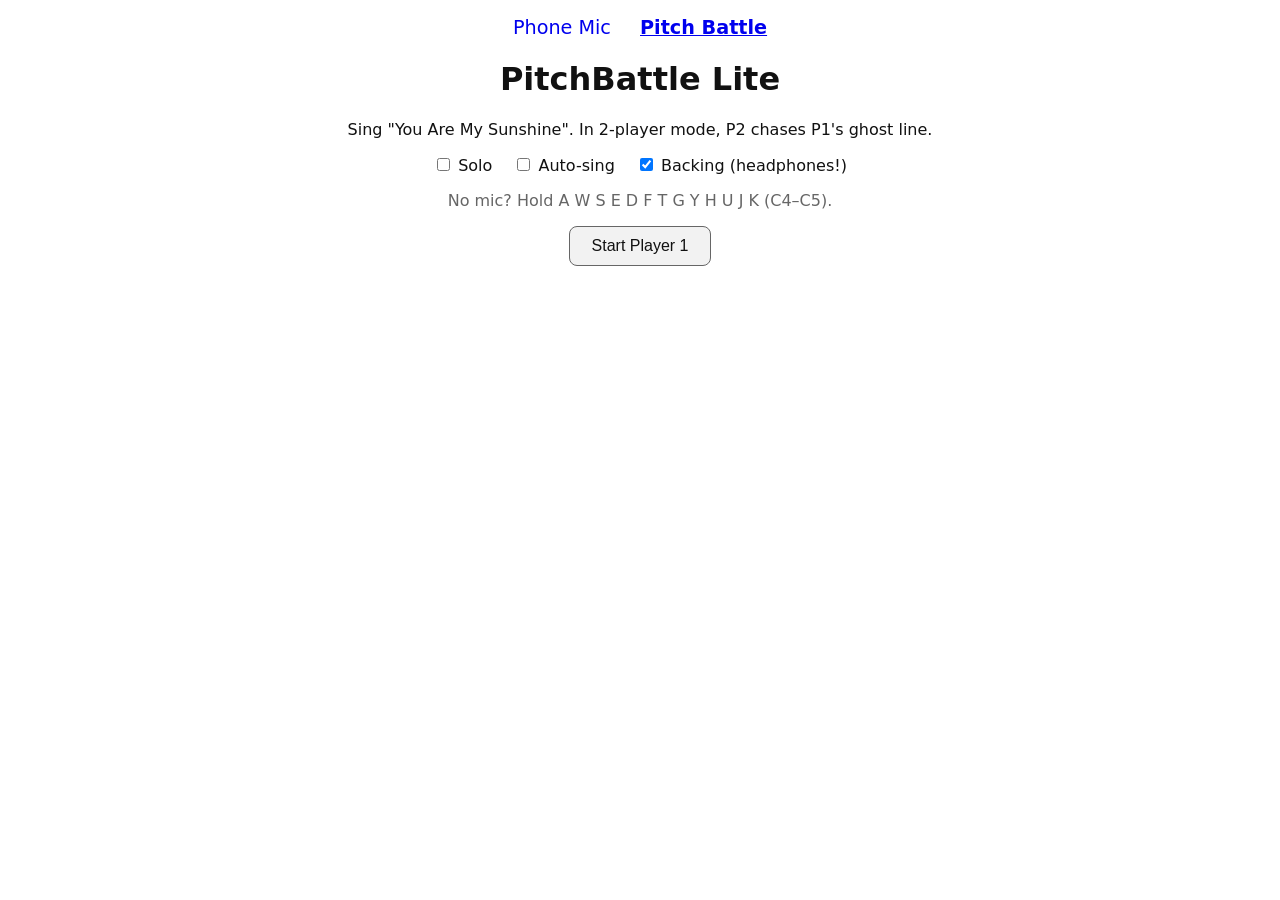
<file: mode_one/pitch_battle.html>
<!DOCTYPE html>
<html lang="en"><head><meta charset="utf-8">
<meta name="viewport" content="width=device-width, initial-scale=1, viewport-fit=cover">
<title>PitchBattle Lite</title>
<style>
:root{--bg:#fff;--fg:#111;--mut:#666;--box:#f2f2f2;box-sizing:border-box;padding-top:env(safe-area-inset-top,0px);padding-bottom:env(safe-area-inset-bottom,0px)}
@media (prefers-color-scheme:dark){:root:not([data-theme="light"]){--bg:#111;--fg:#eee;--mut:#999;--box:#222}}
:root[data-theme="dark"]{--bg:#111;--fg:#eee;--mut:#999;--box:#222}
body{background:var(--bg);color:var(--fg);font-family:system-ui,sans-serif;max-width:680px;margin:0 auto;padding:16px;text-align:center}
button{font-size:1rem;padding:10px 22px;border-radius:8px;border:1px solid var(--mut);background:var(--box);color:var(--fg);cursor:pointer}
canvas{width:100%;max-width:640px;background:var(--box);border-radius:8px}
label{margin:0 8px;white-space:nowrap}
.hide{display:none}.big{font-size:1.4rem;font-weight:700;min-height:1.8em}
</style></head><body>

<nav>
  <a href="../index.html">Phone Mic</a>
  <a href="mode_one\pitch_battle.html" class="active">Pitch Battle</a>
</nav>
<style>
  nav { margin-bottom: 1em; font-size: 1.2em; text-align: center; }
  nav a { margin: 0 .6em; text-decoration: none; }
  nav a.active { font-weight: bold; text-decoration: underline; }
</style>

<h1>PitchBattle Lite</h1>
<div id="start">
  <p>Sing "You Are My Sunshine". In 2-player mode, P2 chases P1's ghost line.</p>
  <p><label><input type="checkbox" id="solo"> Solo</label>
     <label><input type="checkbox" id="auto"> Auto-sing</label>
     <label><input type="checkbox" id="back" checked> Backing (headphones!)</label></p>
  <p style="color:var(--mut)">No mic? Hold A W S E D F T G Y H U J K (C4–C5).</p>
  <button id="go">Start Player 1</button>
</div>
<div id="game" class="hide">
  <h2 id="who"></h2>
  <canvas id="cv" width="640" height="260"></canvas>
  <div class="big" id="lyric"></div>
  <p id="hud"></p>
</div>
<div id="mid" class="hide"><h2 id="midtxt"></h2><button id="go2">Player 2: Start</button></div>
<div id="end" class="hide"><h2 id="endtxt"></h2><button onclick="location.reload()">Play again</button></div>

<script>
const $=id=>document.getElementById(id);
// [midi,start,end,lyric] — "You Are My Sunshine"
const N=[[60,3,3.4,"You"],[62,3.5,3.9,"are"],[64,4,4.4,"my"],[64,4.5,5.3,"sun-"],[64,5.4,6.7,"-shine,"],[62,7,7.4,"my"],[64,7.5,8.1,"on-"],[60,8.2,8.6,"-ly"],[60,8.7,9.4,"sun-"],[60,9.5,10.9,"-shine."],[60,11.4,11.8,"You"],[62,11.9,12.3,"make"],[64,12.4,12.8,"me"],[65,12.9,13.6,"hap-"],[69,13.7,15,"-py"],[69,15.4,15.9,"when"],[67,16,16.5,"skies"],[65,16.6,17.1,"are"],[64,17.2,18.7,"gray."],[60,19.2,19.6,"You'll"],[62,19.7,20.1,"ne-"],[64,20.2,20.6,"-ver"],[65,20.7,21.4,"know,"],[69,21.5,22.8,"dear,"],[69,23.2,23.7,"how"],[67,23.8,24.3,"much"],[65,24.4,24.9,"I"],[64,25,25.7,"love"],[60,25.8,27,"you."],[60,27.5,27.9,"Please"],[62,28,28.4,"don't"],[64,28.5,28.9,"take"],[65,29,29.5,"my"],[64,29.6,30.3,"sun-"],[62,30.4,31,"-shine"],[62,31.1,31.6,"a-"],[60,31.7,33.5,"-way!"]]
.map(([m,s,e,l])=>({m,s,e,l}));
const BASS=[[0,36],[3,36],[7,36],[11,41],[15,36],[19,41],[23,36],[27,43],[31,36]]; // [time, root midi]
const DUR=35,COUNT=3,NAMES=['C','C#','D','D#','E','F','F#','G','G#','A','A#','B'];
const target=t=>N.find(n=>t>=n.s&&t<=n.e);
const hz=m=>440*Math.pow(2,(m-69)/12);

// YIN pitch detector
function yin(buf,sr){
  let r=0;for(const x of buf)r+=x*x;
  if(Math.sqrt(r/buf.length)<.005)return -1;
  const n=buf.length>>1,d=new Float32Array(n),maxT=Math.min(n-1,sr/80|0),minT=sr/1000|0;
  for(let t=1;t<=maxT;t++){let s=0;for(let i=0;i<n;i+=2){const v=buf[i]-buf[i+t];s+=v*v}d[t]=s}
  let run=0;d[0]=1;
  for(let t=1;t<=maxT;t++){run+=d[t];d[t]=d[t]*t/run}
  for(let t=Math.max(2,minT);t<maxT;t++){
    if(d[t]<.15){
      while(t+1<maxT&&d[t+1]<d[t])t++;
      const a=d[t-1],b=d[t],c=d[t+1],den=a-2*b+c;
      return sr/(t+(den?(a-c)/(2*den):0));
    }
  }
  return -1;
}

// Audio
let micMsg='',ac,analyser,buf,keyMidi=null,player=0,t0=0,running=false,nodes=[];
const keys={a:60,w:61,s:62,e:63,d:64,f:65,t:66,g:67,y:68,h:69,u:70,j:71,k:72};
addEventListener('keydown',e=>{if(!e.repeat&&keys[e.key])keyMidi=keys[e.key]});
addEventListener('keyup',e=>{if(keys[e.key])keyMidi=null});
async function init(){
  ac=ac||new (window.AudioContext||window.webkitAudioContext)();
  await ac.resume();
  if(!analyser){
    try{
      const s=await navigator.mediaDevices.getUserMedia({audio:{echoCancellation:true,noiseSuppression:false}});
      analyser=ac.createAnalyser();analyser.fftSize=2048;analyser.smoothingTimeConstant=0;
      const z=ac.createGain();z.gain.value=0; // silent sink keeps the graph pulling audio, no feedback
      ac.createMediaStreamSource(s).connect(analyser);analyser.connect(z);z.connect(ac.destination);
      buf=new Float32Array(analyser.fftSize);micMsg='';
    }catch(e){micMsg='Mic blocked ('+e.name+'): open the file locally in Chrome/Edge, or use keys'}
  }
}
function tone(type,f,start,dur,vol){
  const o=ac.createOscillator(),g=ac.createGain();
  o.type=type;o.frequency.value=f;
  g.gain.setValueAtTime(.0001,start);g.gain.linearRampToValueAtTime(vol,start+.03);
  g.gain.exponentialRampToValueAtTime(.0001,start+dur);
  o.connect(g).connect(ac.destination);o.start(start);o.stop(start+dur+.05);nodes.push(o);
}
function schedule(base){
  [0,.75,1.5,2.25].forEach((o,i)=>tone('triangle',i==3?880:587,base+o,.12,.3)); // count-in
  if(!$('back').checked)return;
  N.forEach(n=>tone('sine',hz(n.m),base+n.s,n.e-n.s,.15)); // guide melody
  BASS.forEach(([t,m],i)=>tone('triangle',hz(m),base+t,(BASS[i+1]?BASS[i+1][0]:DUR)-t,.2)); // bass
}

// Game state
const blank=()=>({score:0,combo:0,max:0,n:0,hit:0,hist:[]});
const P=[blank(),blank()];
async function startRound(p){
  await init();player=p;
  ['start','mid','end'].forEach(i=>$(i).classList.add('hide'));
  $('game').classList.remove('hide');
  $('who').textContent=$('solo').checked?'Solo':'Player '+(p+1);
  t0=ac.currentTime;schedule(t0);running=true;requestAnimationFrame(frame);
}
$('go').onclick=()=>startRound(0);
$('go2').onclick=()=>startRound(1);

// Canvas
let curY=130;const cv=$('cv'),g=cv.getContext('2d'),W=640,H=260,PPS=140,NOWX=150,LO=55,HI=74;
const Y=m=>H-(Math.max(LO-1,Math.min(HI+1,m))-LO)/(HI-LO)*H;

function frame(){
  if(!running)return;
  const t=ac.currentTime-t0,n=target(t),s=P[player];
  let m=null;
  if(keyMidi!=null)m=keyMidi;
  else if($('auto').checked){if(n)m=n.m+Math.sin(t*31.4)*.15}
  else if(analyser){
    analyser.getFloatTimeDomainData(buf);
    const f=yin(buf,ac.sampleRate);if(f>0)m=69+12*Math.log2(f/440);
  }
  // octave-folded display & scoring
  let disp=null,dist=99;
  if(m!=null){
    disp=m+12*Math.round(((n?n.m:65)-m)/12);
    if(n){dist=Math.abs(((m-n.m)%12+12)%12);dist=Math.min(dist,12-dist)}
  }
  if(n){
    s.n++;
    if(dist<=.75){
      s.hit++;s.combo++;s.max=Math.max(s.max,s.combo);
      const mult=s.combo>=30?3:s.combo>=15?2:s.combo>=5?1.5:1;
      s.score+=Math.round((dist<=.35?100:50)*mult);
    }else s.combo=0;
  }
  if(disp!=null)s.hist.push([t,disp]);

  g.clearRect(0,0,W,H);
  const X=tt=>NOWX+(tt-t)*PPS;
  g.fillStyle='#e91e63';
  N.forEach(k=>g.fillRect(X(k.s),Y(k.m)-8,(k.e-k.s)*PPS,16));
  if(player===1&&!$('solo').checked){g.fillStyle='rgba(0,200,255,.6)';P[0].hist.forEach(([tt,mm])=>g.fillRect(X(tt),Y(mm)-2,3,4))}
  if(disp!=null){ // cursor follows your pitch at the hit line
    curY+=(Y(disp)-curY)*.4;
    g.fillStyle=dist<=.75?'#4caf50':'#fff';g.strokeStyle='#000';g.lineWidth=2;
    g.beginPath();g.arc(NOWX,curY,11,0,7);g.fill();g.stroke();
  }
  g.fillStyle='#888';g.fillRect(NOWX,0,2,H);

  $('lyric').textContent=t<COUNT?'Get ready... '+Math.ceil(COUNT-t):(n?n.l:'');
  $('hud').textContent='Score '+s.score+' | Combo '+s.combo+' | You: '+(m!=null?NAMES[Math.round(m)%12]:'--')+' | Target: '+(n?NAMES[n.m%12]:'--')+(micMsg?' | '+micMsg:'');
  if(t>=DUR){running=false;nodes.forEach(o=>{try{o.stop()}catch(e){}});nodes=[];finish();return}
  requestAnimationFrame(frame);
}
const acc=i=>P[i].n?Math.round(100*P[i].hit/P[i].n):0;
const line=(l,i)=>l+': '+P[i].score+' pts, '+acc(i)+'% acc, max combo '+P[i].max;
function finish(){
  $('game').classList.add('hide');
  const solo=$('solo').checked;
  if(player===0&&!solo){
    $('midtxt').innerHTML=line('P1',0)+'<br>Pass the mic!';
    $('mid').classList.remove('hide');
  }else{
    const w=solo?'Song complete!':P[0].score===P[1].score?'Tie!':P[0].score>P[1].score?'Player 1 wins!':'Player 2 wins!';
    $('endtxt').innerHTML=w+'<br>'+line('P1',0)+(solo?'':'<br>'+line('P2',1));
    $('end').classList.remove('hide');
  }
}
</script></body></html>
</file>
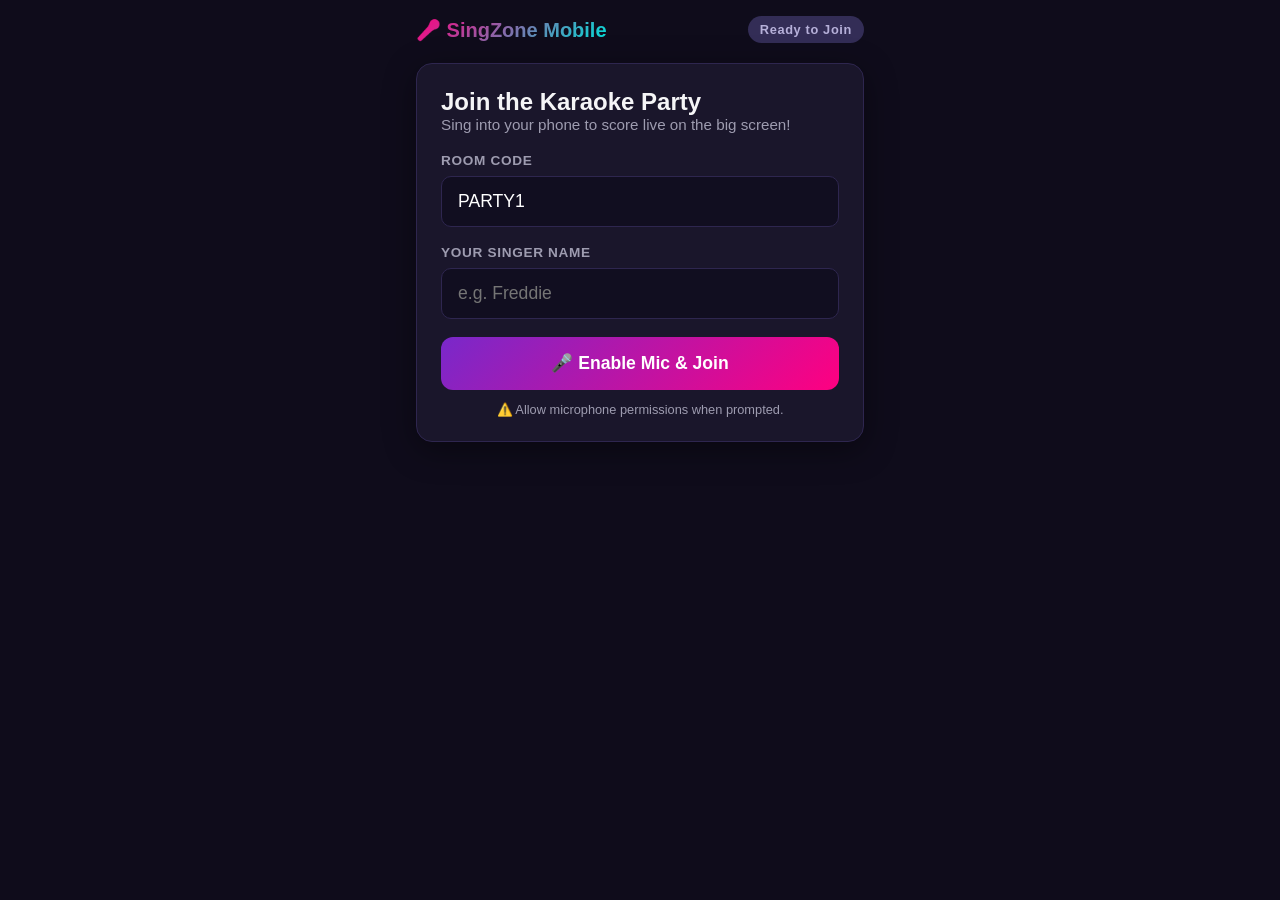
<file: static/player.html>
<!DOCTYPE html>
<html lang="en">
<head>
    <meta charset="UTF-8">
    <meta name="viewport" content="width=device-width, initial-scale=1.0, maximum-scale=1.0, user-scalable=no">
    <title>SingZone - Mobile Mic Controller</title>
    <link rel="stylesheet" href="/static/style.css">
</head>
<body class="player-body">
    <header class="app-header">
        <div class="logo">🎤 SingZone Mobile</div>
        <div id="status-badge" class="badge badge-waiting">Ready to Join</div>
    </header>

    <main class="player-container">
        <!-- Join Stage Card -->
        <div id="join-card" class="card">
            <h2>Join the Karaoke Party</h2>
            <p class="subtitle">Sing into your phone to score live on the big screen!</p>
            
            <div class="form-group">
                <label for="room-id-input">Room Code</label>
                <input type="text" id="room-id-input" placeholder="e.g. PARTY1" maxlength="10" value="PARTY1">
            </div>

            <div class="form-group">
                <label for="player-name-input">Your Singer Name</label>
                <input type="text" id="player-name-input" placeholder="e.g. Freddie" maxlength="15">
            </div>

            <button id="join-btn" class="btn btn-primary btn-large">🎤 Enable Mic & Join</button>
            <p class="hint">⚠️ Allow microphone permissions when prompted.</p>
        </div>

        <!-- Live Game Card -->
        <div id="game-card" class="card hidden">
            <div class="stats-row">
                <div class="stat-box">
                    <span class="stat-label">SCORE</span>
                    <span id="player-score" class="stat-value">0</span>
                </div>
                <div class="stat-box">
                    <span class="stat-label">STREAK</span>
                    <span id="player-streak" class="stat-value">0x</span>
                </div>
            </div>

            <!-- Real-time Pitch Visualizer -->
            <div class="tuner-box">
                <div class="tuner-label">YOUR LIVE PITCH</div>
                <div id="current-note" class="note-name">--</div>
                <div id="current-hz" class="note-hz">Listening...</div>
                
                <!-- Mic input volume meter -->
                <div class="mic-meter-container">
                    <div class="mic-icon">🎙️</div>
                    <div class="mic-meter-track">
                        <div id="mic-level-bar" class="mic-meter-fill"></div>
                    </div>
                </div>
            </div>

            <!-- Feedback rating banner -->
            <div id="feedback-popup" class="feedback-tag rating-silent">READY</div>
            
            <div class="tips-box">
                <p>💡 Tip: Sing close to the microphone. Backing track plays on the host speakers!</p>
            </div>
        </div>
    </main>

    <script src="/static/player.js"></script>
</body>
</html>
</file>
<file: static/style.css>
/* Modern Cyber Karaoke Theme */
:root {
    --bg-dark: #0f0c1b;
    --card-bg: #1a162b;
    --card-border: #2e264f;
    --accent-purple: #7928ca;
    --accent-pink: #ff0080;
    --accent-cyan: #00dfd8;
    --accent-green: #00f279;
    --accent-yellow: #f5a623;
    --accent-red: #ff3344;
    --text-main: #f5f5f7;
    --text-muted: #9e9cb0;
}

* {
    box-sizing: border-box;
    margin: 0;
    padding: 0;
    font-family: -apple-system, BlinkMacSystemFont, "Segoe UI", Roboto, Helvetica, Arial, sans-serif;
}

body {
    background-color: var(--bg-dark);
    color: var(--text-main);
    min-height: 100vh;
}

.player-body {
    display: flex;
    flex-direction: column;
    padding: 16px;
    max-width: 480px;
    margin: 0 auto;
}

.host-body {
    display: flex;
    flex-direction: column;
    padding: 24px;
    height: 100vh;
    overflow: hidden;
}

.app-header {
    display: flex;
    justify-content: space-between;
    align-items: center;
    margin-bottom: 20px;
}

.logo {
    font-size: 1.25rem;
    font-weight: 800;
    background: linear-gradient(135deg, var(--accent-pink), var(--accent-cyan));
    -webkit-background-clip: text;
    -webkit-text-fill-color: transparent;
}

.card {
    background: var(--card-bg);
    border: 1px solid var(--card-border);
    border-radius: 16px;
    padding: 24px;
    box-shadow: 0 8px 32px rgba(0, 0, 0, 0.4);
    margin-bottom: 20px;
}

.hidden {
    display: none !important;
}

.form-group {
    margin-bottom: 18px;
}

label {
    display: block;
    font-size: 0.85rem;
    font-weight: 600;
    text-transform: uppercase;
    color: var(--text-muted);
    margin-bottom: 8px;
    letter-spacing: 0.05em;
}

input, select {
    width: 100%;
    padding: 14px 16px;
    background: #110e20;
    border: 1px solid var(--card-border);
    border-radius: 10px;
    color: white;
    font-size: 1.1rem;
    outline: none;
    transition: border-color 0.2s;
}

input:focus, select:focus {
    border-color: var(--accent-cyan);
}

.btn {
    border: none;
    border-radius: 12px;
    font-weight: 700;
    cursor: pointer;
    transition: all 0.2s;
}

.btn-primary {
    background: linear-gradient(135deg, var(--accent-purple), var(--accent-pink));
    color: white;
}

.btn-primary:hover {
    opacity: 0.95;
    transform: translateY(-2px);
    box-shadow: 0 4px 20px rgba(255, 0, 128, 0.4);
}

.btn-large {
    width: 100%;
    padding: 16px;
    font-size: 1.1rem;
}

.badge {
    padding: 6px 12px;
    border-radius: 20px;
    font-size: 0.8rem;
    font-weight: 700;
    letter-spacing: 0.05em;
}

.badge-waiting { background: #332d56; color: #b6b0d9; }
.badge-success { background: #083e20; color: #00f279; }
.badge-singing { background: #500e30; color: #ff3e96; animation: pulse 1.5s infinite; }
.badge-danger { background: #471118; color: #ff4757; }

@keyframes pulse {
    0% { transform: scale(1); }
    50% { transform: scale(1.05); }
    100% { transform: scale(1); }
}

.subtitle {
    color: var(--text-muted);
    font-size: 0.95rem;
    margin-bottom: 20px;
}

.hint {
    color: var(--text-muted);
    font-size: 0.8rem;
    margin-top: 12px;
    text-align: center;
}

/* Stats Row */
.stats-row {
    display: flex;
    gap: 12px;
    margin-bottom: 20px;
}

.stat-box {
    flex: 1;
    background: #120e24;
    border-radius: 12px;
    padding: 14px;
    text-align: center;
    border: 1px solid #231c42;
}

.stat-label {
    display: block;
    font-size: 0.75rem;
    color: var(--text-muted);
    margin-bottom: 4px;
}

.stat-value {
    font-size: 1.8rem;
    font-weight: 800;
    color: var(--accent-cyan);
}

/* Tuner Box */
.tuner-box {
    background: #120f26;
    border-radius: 16px;
    padding: 24px 16px;
    text-align: center;
    border: 2px dashed #2d2650;
    margin-bottom: 20px;
}

.tuner-label {
    font-size: 0.8rem;
    color: var(--text-muted);
    letter-spacing: 0.1em;
}

.note-name {
    font-size: 4.5rem;
    font-weight: 900;
    color: #433d6b;
    margin: 8px 0;
    transition: color 0.15s;
}

.note-name.active-note {
    color: var(--accent-cyan);
    text-shadow: 0 0 24px rgba(0, 223, 216, 0.6);
}

.note-hz {
    font-size: 1rem;
    color: var(--text-muted);
    margin-bottom: 16px;
}

/* Mic level meter */
.mic-meter-container {
    display: flex;
    align-items: center;
    gap: 10px;
    padding: 0 16px;
}

.mic-meter-track {
    flex: 1;
    height: 10px;
    background: #241d3d;
    border-radius: 5px;
    overflow: hidden;
}

.mic-meter-fill {
    height: 100%;
    width: 0%;
    background: linear-gradient(90deg, var(--accent-cyan), var(--accent-pink));
    transition: width 0.05s ease-out;
}

.feedback-tag {
    text-align: center;
    padding: 12px;
    border-radius: 10px;
    font-weight: 800;
    font-size: 1.3rem;
    letter-spacing: 0.05em;
    margin-bottom: 16px;
    transition: all 0.2s;
}

.rating-perfect { background: #00dfd8; color: #071719; box-shadow: 0 0 20px rgba(0, 223, 216, 0.5); }
.rating-great { background: #00f279; color: #042111; }
.rating-good { background: #f5a623; color: #221401; }
.rating-miss { background: #3b2230; color: #a17789; }
.rating-silent { background: #1c1833; color: #625c86; }

.tips-box {
    font-size: 0.8rem;
    color: var(--text-muted);
    text-align: center;
    line-height: 1.4;
}

/* Host Screen Styles */
.host-layout {
    display: flex;
    flex: 1;
    gap: 24px;
    height: calc(100vh - 100px);
}

.host-main-area {
    flex: 3;
    display: flex;
    flex-direction: column;
    gap: 16px;
}

.host-sidebar {
    flex: 1.2;
    display: flex;
    flex-direction: column;
    background: var(--card-bg);
    border: 1px solid var(--card-border);
    border-radius: 16px;
    padding: 20px;
    box-shadow: 0 8px 32px rgba(0, 0, 0, 0.4);
}

.pitch-ribbon-canvas {
    width: 100%;
    height: 220px;
    background: #090714;
    border: 1px solid var(--card-border);
    border-radius: 16px;
    display: block;
}

.lyrics-container {
    flex: 1;
    background: #110e20;
    border: 1px solid var(--card-border);
    border-radius: 16px;
    padding: 28px;
    display: flex;
    flex-direction: column;
    justify-content: center;
    align-items: center;
    text-align: center;
    position: relative;
    overflow: hidden;
}

.current-phrase {
    font-size: 2.8rem;
    font-weight: 800;
    margin-bottom: 12px;
    line-height: 1.2;
}

.current-phrase .word-active {
    color: var(--accent-cyan);
    text-shadow: 0 0 20px rgba(0, 223, 216, 0.8);
    transform: scale(1.1);
    display: inline-block;
    transition: transform 0.1s;
}

.next-phrase {
    font-size: 1.5rem;
    color: var(--text-muted);
    font-weight: 500;
}

.host-controls {
    display: flex;
    gap: 16px;
    align-items: center;
}

.leaderboard-title {
    font-size: 1.2rem;
    font-weight: 800;
    margin-bottom: 16px;
    display: flex;
    justify-content: space-between;
    align-items: center;
}

.leaderboard-list {
    list-style: none;
    display: flex;
    flex-direction: column;
    gap: 12px;
    overflow-y: auto;
}

.leaderboard-item {
    display: flex;
    justify-content: space-between;
    align-items: center;
    background: #130f26;
    border: 1px solid #231b45;
    padding: 12px 16px;
    border-radius: 12px;
    transition: transform 0.2s;
}

.player-rank {
    font-weight: 800;
    color: var(--accent-pink);
    margin-right: 12px;
    font-size: 1.1rem;
}

.player-details {
    flex: 1;
}

.player-name-text {
    font-weight: 700;
    font-size: 1.1rem;
    display: block;
}

.player-subtext {
    font-size: 0.8rem;
    color: var(--text-muted);
}

.player-score-text {
    font-size: 1.4rem;
    font-weight: 800;
    color: var(--accent-cyan);
}

/* QR Code Section on Host */
.qr-modal-section {
    text-align: center;
    background: #130f28;
    border-radius: 16px;
    padding: 20px;
    margin-bottom: 16px;
}

.qr-img {
    width: 160px;
    height: 160px;
    background: white;
    padding: 8px;
    border-radius: 12px;
    margin: 10px auto;
    display: block;
}
</file>
